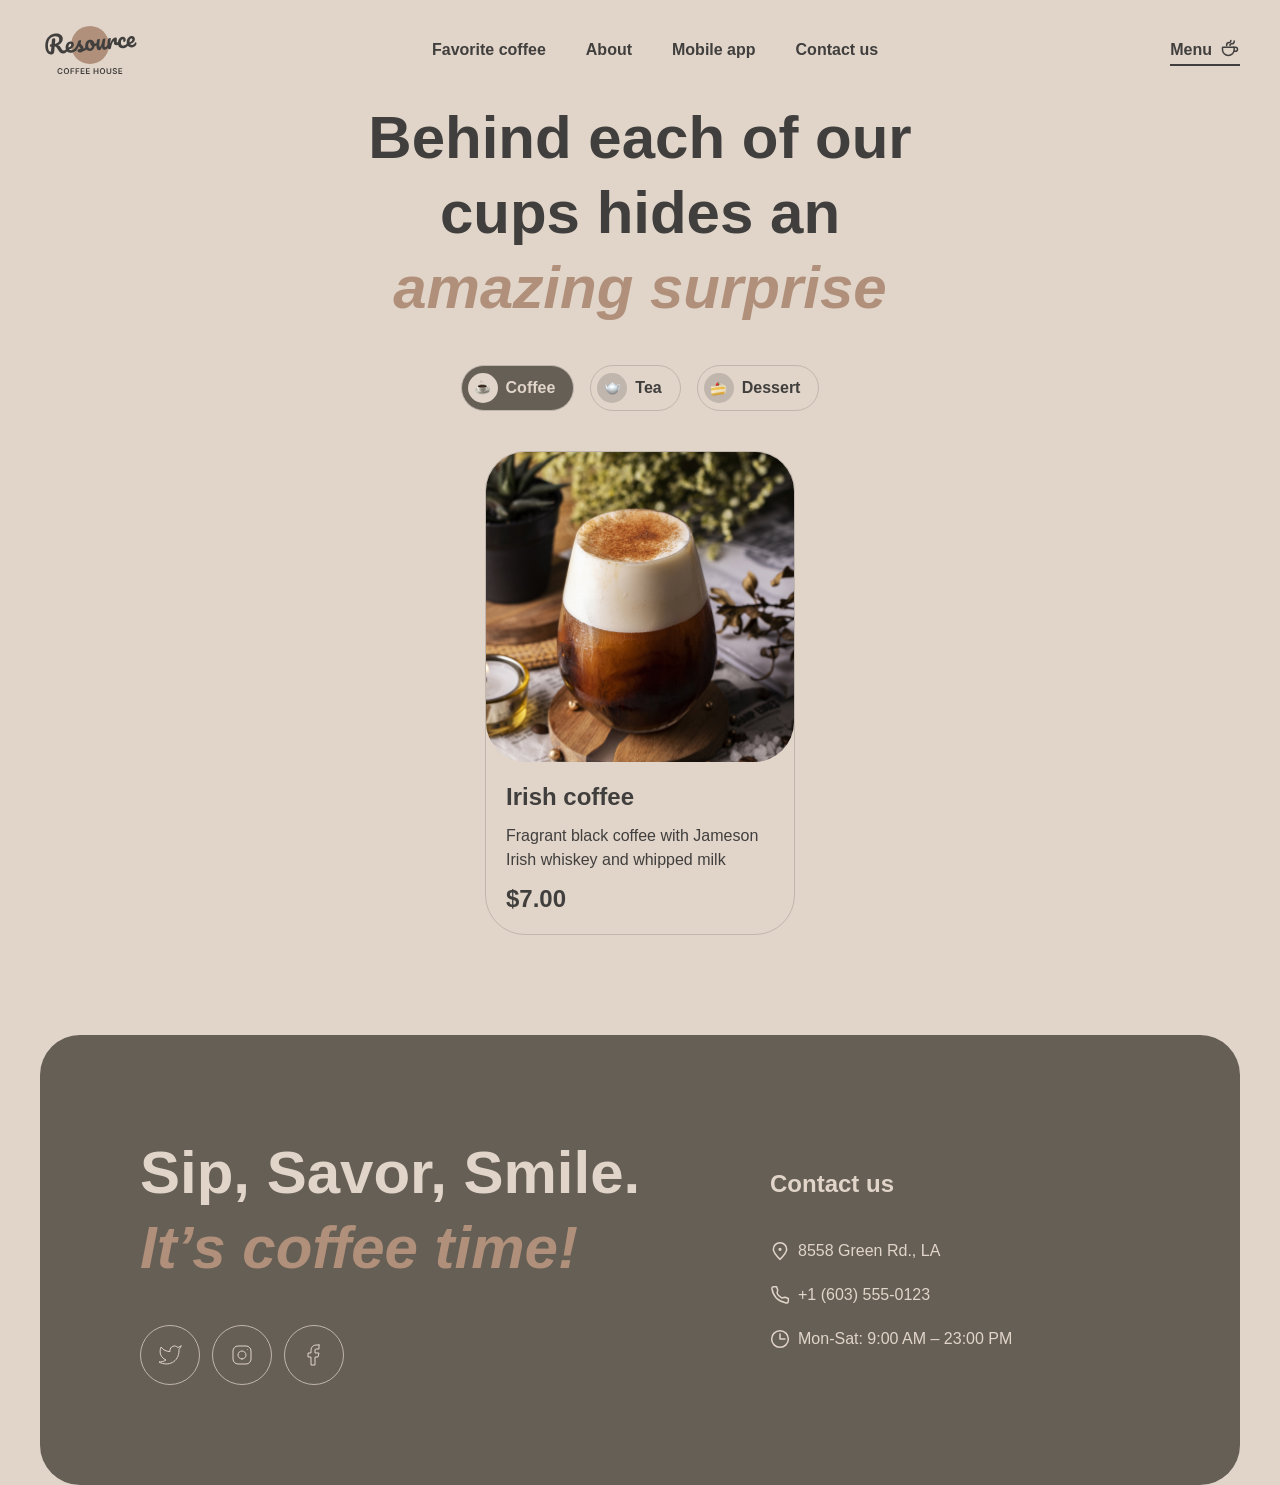
<file: coffee-house/pages/menu/menu.html>
<!DOCTYPE html>
<html lang="en">
<head>
    <meta charset="UTF-8">
    <meta name="viewport" content="width=device-width, initial-scale=1">
    <title>Menu</title>
    <link rel="icon" href="../../assets/icons/coffee-cup-light.svg" type="image/x-icon">
    <link rel="stylesheet" href="../header.css">
    <link rel="stylesheet" href="menu.css">
    <link rel="stylesheet" href="../contacts.css">
    <link href="https://fonts.cdnfonts.com/css/inter" rel="stylesheet">
    <script src="../burger.js" defer></script>
    <script src="../dialog.js" defer></script>
</head>
<body>
<header>
    <div class="container">
        <a href="../home/home.html"><img src="../../assets/icons/logo.svg" alt="logo"></a>
        <ul>
            <li><a href="../home/home.html#favorite">Favorite coffee</a></li>
            <li><a href="../home/home.html#about">About</a></li>
            <li><a href="../home/home.html#mobile-app">Mobile app</a></li>
            <li><a href="../home/home.html#contacts">Contact us</a></li>
        </ul>
        <a class="menu"><span>Menu</span><span><img src="../../assets/icons/coffee-cup.svg" alt="coffee cup"></span></a>
        <div class="burger-wrapper" id="burger">
            <div class="burger"></div>
            <div class="burger"></div>
        </div>
        <div class="burger-menu-wrapper" id="burger-menu-wrapper">
            <div id="burger-menu">
                <ul>
                    <li><a href="../home/home.html#favorite">Favorite coffee</a></li>
                    <li><a href="../home/home.html#about">About</a></li>
                    <li><a href="../home/home.html#mobile-app">Mobile app</a></li>
                    <li><a href="../home/home.html#contacts">Contact us</a></li>
                </ul>
                <a><span>Menu</span><span><img src="../../assets/icons/coffee-cup-2.svg" alt="coffee cup"></span></a>
            </div>
        </div>
    </div>
</header>
<main>
    <section id="menu">
        <div class="container">
            <h1>Menu</h1>
            <h2>
                Behind each of our cups hides an <span>amazing surprise</span>
            </h2>
            <div class="menu-tabs">
                <button class="tabs__button active-tab">
                    <img src="[data-uri]"
                         alt="coffee">
                    <span>Coffee</span>
                </button>
                <button class="tabs__button">
                    <img src="[data-uri]"
                         alt="tea">
                    <span>Tea</span>
                </button>
                <button class="tabs__button">
                    <img src="[data-uri]"
                         alt="dessert">
                    <span>Dessert</span>
                </button>
            </div>
            <div class="menu-items-container">
                <div class="menu-item">
                    <div class="menu-item__img-container">
                        <img src="../../assets/images/coffee-1.jpg" alt="coffee">
                    </div>
                    <div class="menu-item__content">
                        <h3>Irish coffee</h3>
                        <p>Fragrant black coffee with Jameson Irish whiskey and whipped milk</p>
                        <h3>$7.00</h3>
                    </div>
                </div>
            </div>
        </div>
    </section>
    <section id="contacts">
        <div class="container">
            <div class="contacts__container">
                <div class="contacts__container-info">
                    <h2>Sip, Savor, Smile. <span>It’s coffee time!</span></h2>
                    <div class="contacts__buttons">
                        <a href="https://x.com">
                            <svg width="24" height="24" viewBox="0 0 24 24" fill="none"
                                 xmlns="http://www.w3.org/2000/svg">
                                <path d="M23 3.01006C23 3.01006 20.9821 4.20217 19.86 4.54006C19.2577 3.84757 18.4573 3.35675 17.567 3.13398C16.6767 2.91122 15.7395 2.96725 14.8821 3.29451C14.0247 3.62177 13.2884 4.20446 12.773 4.96377C12.2575 5.72309 11.9877 6.62239 12 7.54006V8.54006C10.2426 8.58562 8.50127 8.19587 6.93101 7.4055C5.36074 6.61513 4.01032 5.44869 3 4.01006C3 4.01006 -1 13.0101 8 17.0101C5.94053 18.408 3.48716 19.109 1 19.0101C10 24.0101 21 19.0101 21 7.51006C20.9991 7.23151 20.9723 6.95365 20.92 6.68006C21.9406 5.67355 23 3.01006 23 3.01006Z"
                                      stroke="#E1D4C9" stroke-linecap="round" stroke-linejoin="round"/>
                            </svg>
                        </a>
                        <a href="https://www.instagram.com">
                            <svg width="24" height="24" viewBox="0 0 24 24" fill="none"
                                 xmlns="http://www.w3.org/2000/svg">
                                <path d="M12 16C14.2091 16 16 14.2091 16 12C16 9.79086 14.2091 8 12 8C9.79086 8 8 9.79086 8 12C8 14.2091 9.79086 16 12 16Z"
                                      stroke="#E1D4C9" stroke-linecap="round" stroke-linejoin="round"/>
                                <path d="M3 16V8C3 5.23858 5.23858 3 8 3H16C18.7614 3 21 5.23858 21 8V16C21 18.7614 18.7614 21 16 21H8C5.23858 21 3 18.7614 3 16Z"
                                      stroke="#E1D4C9"/>
                                <path d="M17.5 6.51L17.51 6.49889" stroke="#E1D4C9" stroke-linecap="round"
                                      stroke-linejoin="round"/>
                            </svg>
                        </a>
                        <a href="https://www.facebook.com">
                            <svg width="24" height="24" viewBox="0 0 24 24" fill="none"
                                 xmlns="http://www.w3.org/2000/svg">
                                <path d="M17 2H14C12.6739 2 11.4021 2.52678 10.4645 3.46447C9.52678 4.40215 9 5.67392 9 7V10H6V14H9V22H13V14H16L17 10H13V7C13 6.73478 13.1054 6.48043 13.2929 6.29289C13.4804 6.10536 13.7348 6 14 6H17V2Z"
                                      stroke="#E1D4C9" stroke-linecap="round" stroke-linejoin="round"/>
                            </svg>
                        </a>
                    </div>
                </div>
                <div class="contacts__info">
                    <h3>Contact us</h3>
                    <a href="https://maps.app.goo.gl/UAyf63PTBjqVrps39" target="_blank">
                        <span class="contacts-wrapper">
                            <img src="../../assets/icons/location.svg" alt="location">
                        <span>8558 Green Rd., LA</span></span>
                    </a>
                    <a href="tel:+1(603)555-0123">
                        <span class="contacts-wrapper">
                            <img src="../../assets/icons/phone.svg" alt="phone">
                        <span>+1 (603) 555-0123</span></span>
                    </a>
                    <div>
                        <img src="../../assets/icons/clock.svg" alt="clock">
                        <span>Mon-Sat: 9:00 AM – 23:00 PM</span></div>
                </div>
            </div>
        </div>
    </section>
    <dialog>
        <div class="dialog__container">
            <div class="dialog__img-container">
                <img src="../../assets/images/coffee-1.jpg" alt="coffee">
            </div>
            <div class="dialog__text-container">
                <div class="dialog__text-header">
                    <h3>Irish coffee</h3>
                    <p>Fragrant black coffee with Jameson Irish whiskey and whipped milk</p>
                </div>
                <div class="dialog__item-size">
                    <p>Size</p>
                    <div class="dialog__item-size-tabs">
                        <button class="dialog__item-size-tab active-tab">
                            <span class="tab-circle">S</span>
                            <span>200 ml</span>
                        </button>
                        <button class="dialog__item-size-tab">
                            <span class="tab-circle">M</span>
                            <span>300 ml</span>
                        </button>
                        <button class="dialog__item-size-tab">
                            <span class="tab-circle">L</span>
                            <span>400 ml</span>
                        </button>
                    </div>
                </div>
                <div class="dialog__item-additives">
                    <p>Additives</p>
                    <div class="dialog__item-additives-tabs">
                        <button class="dialog__item-additives-tab">
                            <span class="tab-circle">1</span>
                            <span>Sugar</span>
                        </button>
                        <button class="dialog__item-additives-tab">
                            <span class="tab-circle">2</span>
                            <span>Cinnamon</span>
                        </button>
                        <button class="dialog__item-additives-tab">
                            <span class="tab-circle">3</span>
                            <span>Syrup</span>
                        </button>
                    </div>
                </div>
                <div class="dialog__item-price">
                    <h3>Total:</h3>
                    <h3>$7.00</h3>
                </div>
                <div class="dialog__info">
                    <img src="../../assets/icons/info.svg" alt="info">
                    <span>The cost is not final. Download our mobile app to see the final price and place your order. Earn
                        loyalty points and enjoy your favorite coffee with up to 20% discount.</span>
                </div>
                <button class="close-button">Close</button>
            </div>
        </div>
    </dialog>
</main>
</body>
</html>
</file>
<file: coffee-house/pages/header.css>
html, body {
    width: 100%;
    margin: 0 auto;
    padding: 0;
    background-color: #E1D4C9;
}

html {
    scroll-behavior: smooth;
    -webkit-text-size-adjust: 100%;
}

.container {
    max-width: 1440px;
    margin: 0 auto;
    box-sizing: border-box;
    padding: 0 40px;
}

header {
    padding: 20px 0 16px 0;
}

main {
    display: flex;
    flex-direction: column;
    gap: 100px;
}

h2 {
    font-family: 'Inter', sans-serif;
    font-weight: 600;
    font-size: 60px;
    line-height: 125%;
    color: #403F3D;
    margin: 0;
    text-align: center;
}

h2 span {
    font-style: italic;
    color: #B0907A;
}

header .container {
    display: flex;
    justify-content: space-between;
    align-items: center;
}

header .container > a img {
    position: relative;
    transition: transform 0.5s ease-in-out;
    z-index: 1003;
}

header ul {
    display: flex;
    list-style-type: none;
    gap: 40px;
    align-items: center;
    padding: 0;
}

header ul li a, header .menu {
    position: relative;
    display: flex;
    align-items: center;
    gap: 8px;
    text-decoration: none;
    color: #403F3D;
    font-family: Inter, sans-serif;
    font-weight: 600;
    padding-bottom: 4px;
}

header ul li a::after, header .menu::after {
    content: '';
    position: absolute;
    bottom: 0;
    height: 2px;
    background-color: #403F3D;
    width: 100%;
    transition: transform 0.4s ease-in-out;
}

header ul li a::after {
    transform: scaleX(0);
}

.burger-wrapper {
    display: none;
    width: 44px;
    height: 44px;
    flex-direction: column;
    justify-content: center;
    align-items: center;
    row-gap: 8px;
    border: 1px solid #665F55;
    border-radius: 100px;
    box-sizing: border-box;
}

.burger {
    width: 16px;
    height: 1.5px;
    background-color: #403F3D;
}

#burger .burger {
    position: relative;
    z-index: 1002;
    transition: 0.6s;
    transform: rotateZ(0);
}

#burger.active .burger:first-child {
    transform: rotateZ(-45deg);
    transition: 0.6s;
    top: 5px;
}

#burger.active .burger:last-child {
    transform: rotateZ(45deg);
    transition: 0.6s;
    bottom: 5px;
}

.burger-menu-wrapper {
    display: flex;
    flex-direction: row-reverse;
    position: fixed;
    top: 0;
    bottom: 0;
    left: 0;
    right: 0;
    transform: translateX(100%);
    transition: 0.6s;
    z-index: 1001;
}

.burger-menu-wrapper.active {
    transform: translateX(0);
    transition: 0.6s;
}

#burger-menu {
    width: 100%;
    background: #E1D4C9;
    display: flex;
    flex-direction: column;
    gap: 96px;
    align-items: center;
    padding-top: 160px;
}

#burger-menu ul {
    padding: 0;
    display: flex;
    flex-direction: column;
    list-style-type: none;
    gap: 56px;
    align-items: center;
    margin: 0;
}

#burger-menu ul li a {
    font-family: Inter, serif;
    font-weight: 600;
    font-size: 32px;
    line-height: 125%;
    color: #403F3D;
    text-decoration: none;
}

#burger-menu a {
    display: flex;
    gap: 16px;
    text-decoration: none;
    color: #403F3D;
    font-family: Inter, sans-serif;
    font-size: 32px;
    line-height: 125%;
    font-weight: 600;
}

body.wrapper-active {
    overflow: hidden;
}


@media (max-width: 768px) {
    .burger-wrapper {
        display: flex;
        z-index: 1002;
    }

    header ul, header .menu {
        display: none;
    }
}

@media (max-width: 760px) {
    .container {
        padding: 0 16px;
    }

    h2 {
        font-size: 32px;
    }
}

@media (hover: hover) {
    header ul li a:hover::after {
        transform: scale(1);
    }

    header .container > a:hover img {
        transform: scale(1.05);
    }
}
</file>
<file: coffee-house/pages/menu/menu.css>
h1 {
    display: none;
}

#menu h2 {
    margin: 0 280px;
}

#menu .container {
    display: flex;
    flex-direction: column;
    gap: 40px;
    align-items: center;
}

#menu .menu-tabs {
    display: flex;
    flex-direction: row;
    gap: 16px;
}

#menu .tabs__button {
    height: 46px;
    display: flex;
    flex-direction: row;
    align-items: center;
    justify-content: center;
    gap: 8px;
    border-radius: 100px;
    border: 1px solid #C1B6AD;
    background: none;
    cursor: pointer;
    transition: background-color 0.4s ease-in-out;
}

#menu .tabs__button img {
    width: 30px;
    height: 30px;
    border-radius: 100px;
    background-color: #C1B6AD;
    display: flex;
    align-items: center;
    justify-content: center;
    object-fit: none;
}

#menu .tabs__button span {
    font-family: 'Inter', sans-serif;
    font-weight: 600;
    font-size: 16px;
    line-height: 150%;
    color: #403F3D;
    padding-right: 12px;
}

#menu .active-tab {
    background-color: #665F55;
}

#menu .active-tab span {
    color: #E1D4C9;
}

#menu .active-tab img {
    background-color: #E1D4C9;
}

#menu .menu-item {
    box-sizing: border-box;
    width: 310px;
    display: flex;
    flex-direction: column;
    border: 1px solid #C1B6AD;
    border-radius: 40px;
    overflow: hidden;
}

#menu .menu-item .menu-item__img-container {
    overflow: hidden;
    border-bottom-left-radius: 40px;
    border-bottom-right-radius: 40px;
}

#menu .menu-item img {
    display: block;
    height: 310px;
    transform: scale(1.1);
    width: auto;
    transition: transform 0.4s ease-in-out;
}

#menu .menu-item img:hover {
    transform: scale(1);
}

#menu .menu-item:hover {
    cursor: pointer;
}

#menu .menu-item .menu-item__content {
    display: flex;
    flex-direction: column;
    gap: 12px;
    padding: 20px;
}

#menu .menu-item .menu-item__content h3 {
    font-family: 'Inter', sans-serif;
    font-weight: 600;
    font-size: 24px;
    line-height: 125%;
    color: #403F3D;
    margin: 0;
}

#menu .menu-item .menu-item__content p {
    font-family: 'Inter', sans-serif;
    font-weight: 400;
    font-size: 16px;
    line-height: 150%;
    color: #403F3D;
    margin: 0;
}

body.wrapper-active {
    overflow: hidden;
}

dialog {
    opacity: 0;
    padding: 16px;
    border: none;
    transition: opacity 0.8s ease;
    background-color: #E1D4C9;
    border-radius: 40px;
}

dialog.active {
    opacity: 1;
}

dialog .dialog__container {
    display: flex;
    flex-direction: row;
}

dialog h3 {
    font-family: 'Inter', sans-serif;
    font-weight: 600;
    font-size: 24px;
    line-height: 125%;
    color: #403F3D;
    margin: 0;
}

dialog p {
    font-family: 'Inter', sans-serif;
    font-weight: 400;
    font-size: 16px;
    line-height: 150%;
    color: #403F3D;
    margin: 0;
}

dialog .dialog__img-container img {
    border-radius: 40px;
    width: 310px;
    height: 310px;
}

dialog .dialog__text-container {
    width: 458px;
    display: flex;
    flex-direction: column;
    gap: 20px;
    padding-left: 20px;
}

dialog .dialog__text-header {
    display: flex;
    flex-direction: column;
    gap: 12px;
}

dialog .dialog__item-size, dialog .dialog__item-additives {
    display: flex;
    flex-direction: column;
    gap: 8px;
}

dialog .dialog__item-size-tabs, dialog .dialog__item-additives-tabs {
    display: flex;
    flex-direction: row;
    flex-wrap: wrap;
    gap: 16px;
}

dialog .dialog__item-size-tab, dialog .dialog__item-additives-tab {
    height: 46px;
    display: flex;
    flex-direction: row;
    align-items: center;
    justify-content: center;
    gap: 8px;
    border-radius: 100px;
    border: 1px solid #C1B6AD;
    background: none;
    cursor: pointer;
    transition: background-color 0.4s ease-in-out;
    outline: none;
}

dialog .dialog__item-size-tab .tab-circle, dialog .dialog__item-additives-tab .tab-circle {
    width: 30px;
    height: 30px;
    border-radius: 100px;
    background-color: #C1B6AD;
    display: flex;
    align-items: center;
    justify-content: center;
}

dialog .dialog__item-size-tab span, dialog .dialog__item-additives-tab span {
    font-family: 'Inter', sans-serif;
    font-weight: 600;
    font-size: 16px;
    line-height: 150%;
    color: #403F3D;
}

dialog .dialog__item-size-tab span:last-child, dialog .dialog__item-additives-tab span:last-child {
    padding-right: 12px;
}

dialog .active-tab {
    background-color: #665F55;
}

dialog .active-tab span {
    color: #E1D4C9;
}

dialog .active-tab .tab-circle {
    color: #403F3D;
}

dialog .active-tab .tab-circle {
    background-color: #E1D4C9;
}

dialog .dialog__item-price {
    display: flex;
    justify-content: space-between;
}

dialog .dialog__info {
    display: flex;
    gap: 8px;
    align-items: flex-start;
    border-top: 1px solid #C1B6AD;
    padding: 12px 0;
}

dialog .dialog__info img {
    width: 16px;
}

dialog .dialog__info span {
    font-family: 'Inter', sans-serif;
    font-weight: 600;
    font-size: 10px;
    line-height: 140%;
    color: #403F3D;
    letter-spacing: 0.2px;
}

dialog .close-button {
    background-color: #E1D4C9;
    border: 1px solid #665F55;
    cursor: pointer;
    border-radius: 100px;
    height: 44px;
    font-family: 'Inter', sans-serif;
    font-weight: 600;
    font-size: 16px;
    line-height: 150%;
    color: #403F3D;
}

dialog::backdrop {
    background-color: #22222299;
    opacity: 0.6;
}

@media (max-width: 1200px) {
    #menu h2 {
        margin: 0;
    }

    dialog .dialog__text-container {
        width: 346px;
    }
}

@media (max-width: 760px) {
    dialog .dialog__img-container img {
        display: none;
    }

    dialog .dialog__text-container {
        width: 310px;
        padding: 0;
    }
}

@media (hover: hover) {
    #menu .tabs__button:hover {
        background-color: #665F55;
    }

    #menu .tabs__button:hover span {
        color: #E1D4C9;
    }

    #menu .tabs__button:hover img {
        background-color: #E1D4C9;
    }
}
</file>
<file: coffee-house/pages/contacts.css>
#contacts .contacts__container {
    background-color: #665F55;
    display: flex;
    gap: 100px;
    padding: 100px;
    align-items: center;
    border-radius: 40px;
}

#contacts .contacts__container-info {
    display: flex;
    flex-direction: column;
    gap: 40px;
    max-width: 530px;
}

#contacts .contacts__buttons {
    display: flex;
    gap: 12px;
}

#contacts .contacts__buttons a {
    text-decoration: none;
    border-radius: 100px;
    border: 1px solid #C1B6AD;
    width: 60px;
    height: 60px;
    display: flex;
    align-items: center;
    justify-content: center;
    cursor: pointer;
    box-sizing: border-box;
    transition: background-color 0.5s ease;
}

#contacts h2 {
    text-align: unset;
    color: #E1D4C9;
}

#contacts .contacts__info {
    display: flex;
    flex-direction: column;
    gap: 16px;
}

#contacts .contacts__info h3 {
    font-family: 'Inter', sans-serif;
    font-weight: 600;
    font-size: 24px;
    line-height: 125%;
    color: #E1D4C9;
    margin: 0;
    padding-bottom: 24px;
}

#contacts .contacts__info span {
    font-family: 'Inter', sans-serif;
    font-weight: 400;
    font-size: 16px;
    line-height: 150%;
    color: #E1D4C9;
}

#contacts .contacts__info a {
    text-decoration: none;
}

#contacts .contacts__info div {
    display: flex;
    gap: 8px;
}

#contacts .contacts-wrapper {
    display: inline-flex;
    gap: 8px;
    position: relative;
    padding-bottom: 4px;
}

#contacts .contacts-wrapper::after {
    content: '';
    position: absolute;
    bottom: 0;
    height: 2px;
    background-color: #E1D4C9;
    width: 100%;
    transition: transform 0.4s ease-in-out;
    transform: scaleX(0);
}

@media (max-width: 1200px) {
    #contacts .contacts__container {
        flex-direction: column;
        padding: 100px 60px;
        align-items: start;
    }
}

@media (max-width: 760px) {
    #contacts .contacts__container {
        gap: 40px;
    }

    #contacts .contacts__container {
        padding: 60px 16px;
    }
}

@media (hover: hover) {
    #contacts .contacts__buttons a:hover {
        background-color: #E1D4C9;
    }

    #contacts .contacts__buttons a:hover svg path {
        stroke: #403F3D;
    }

    #contacts .contacts-wrapper:hover::after {
        transform: scale(1);
    }
}
</file>
